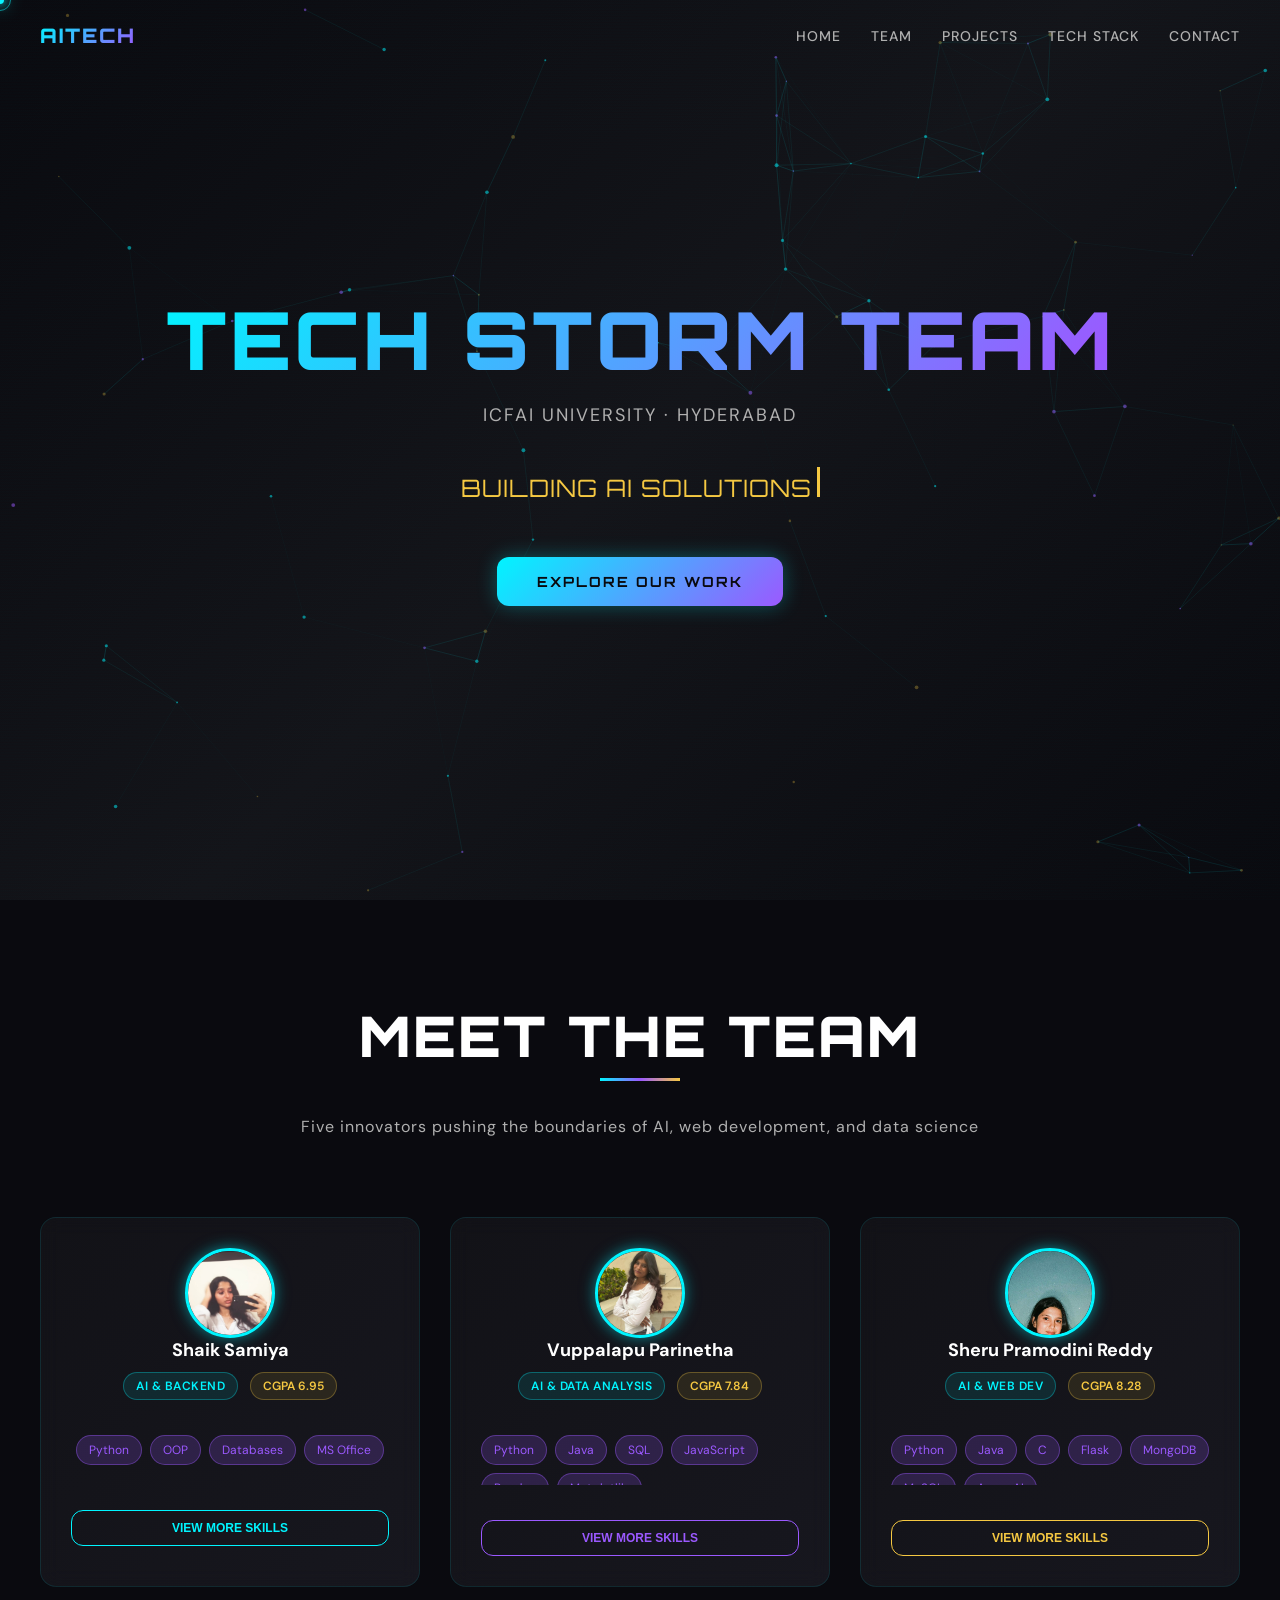
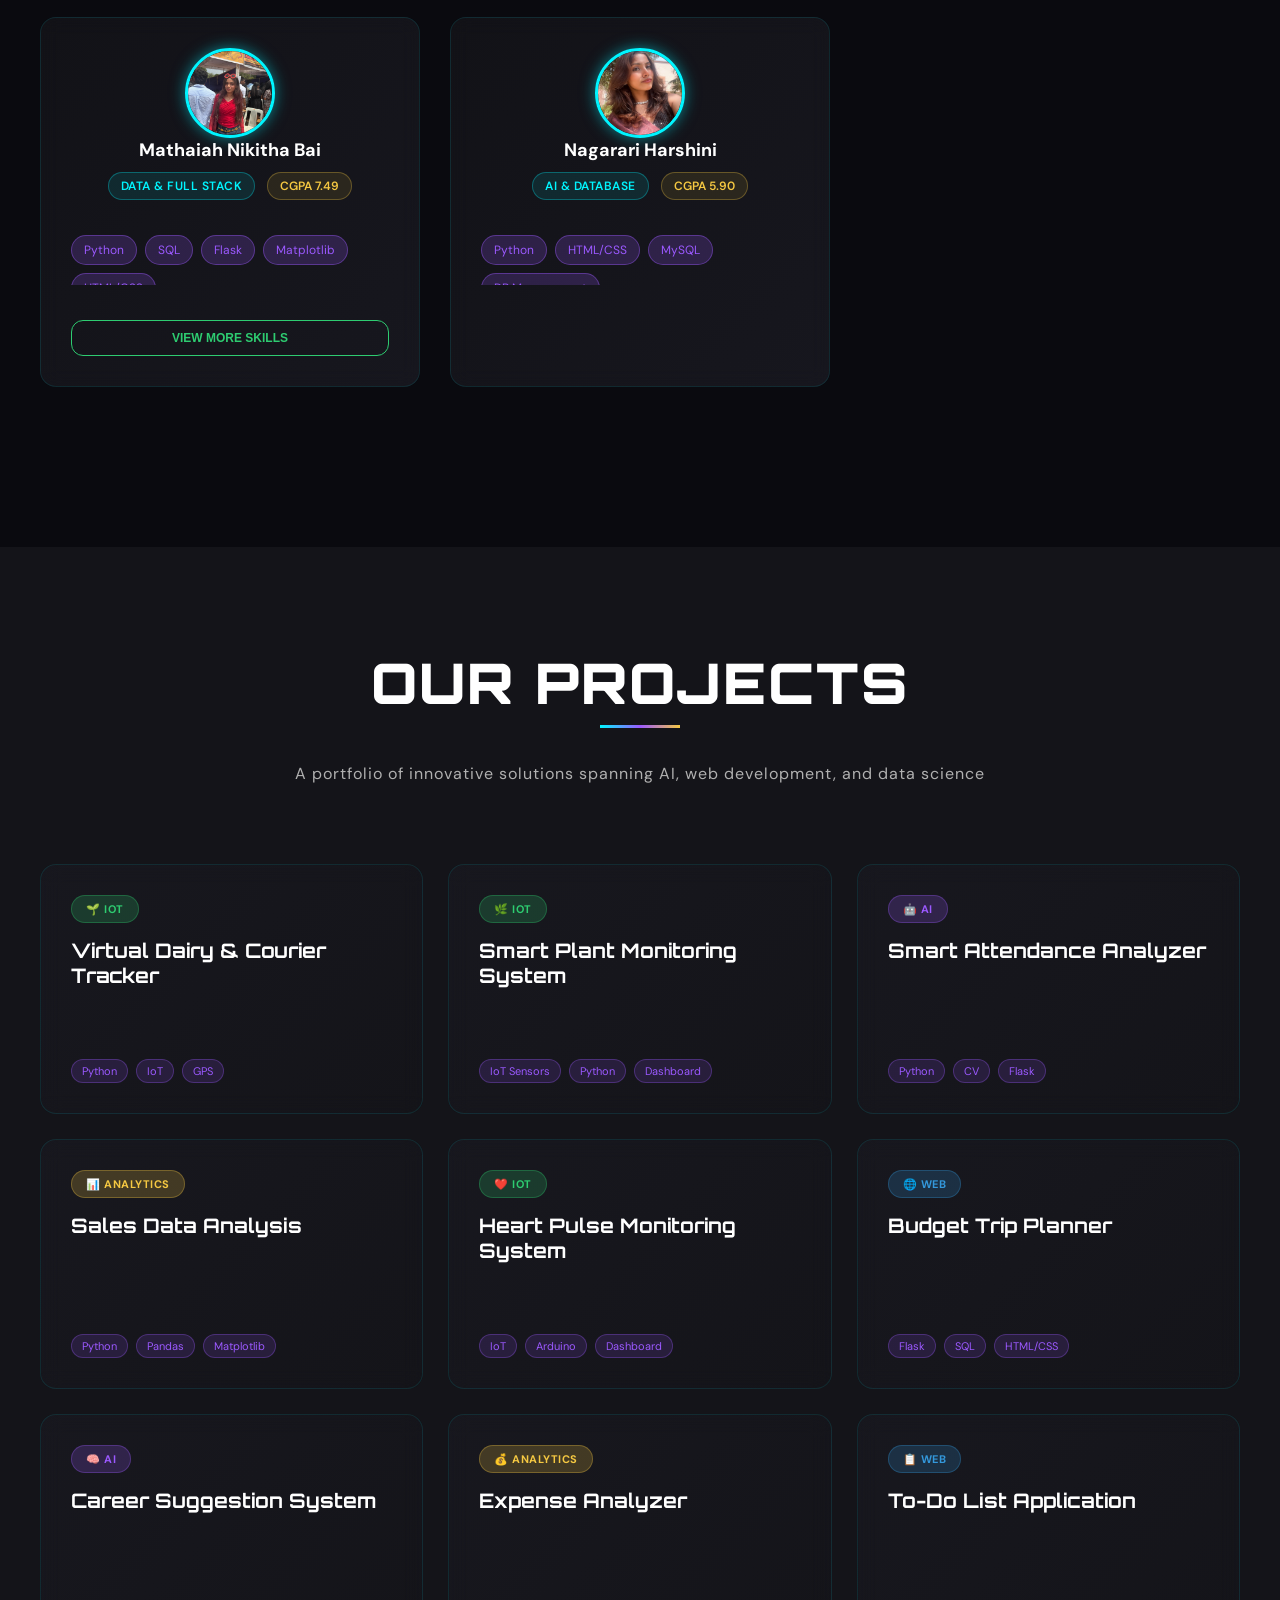
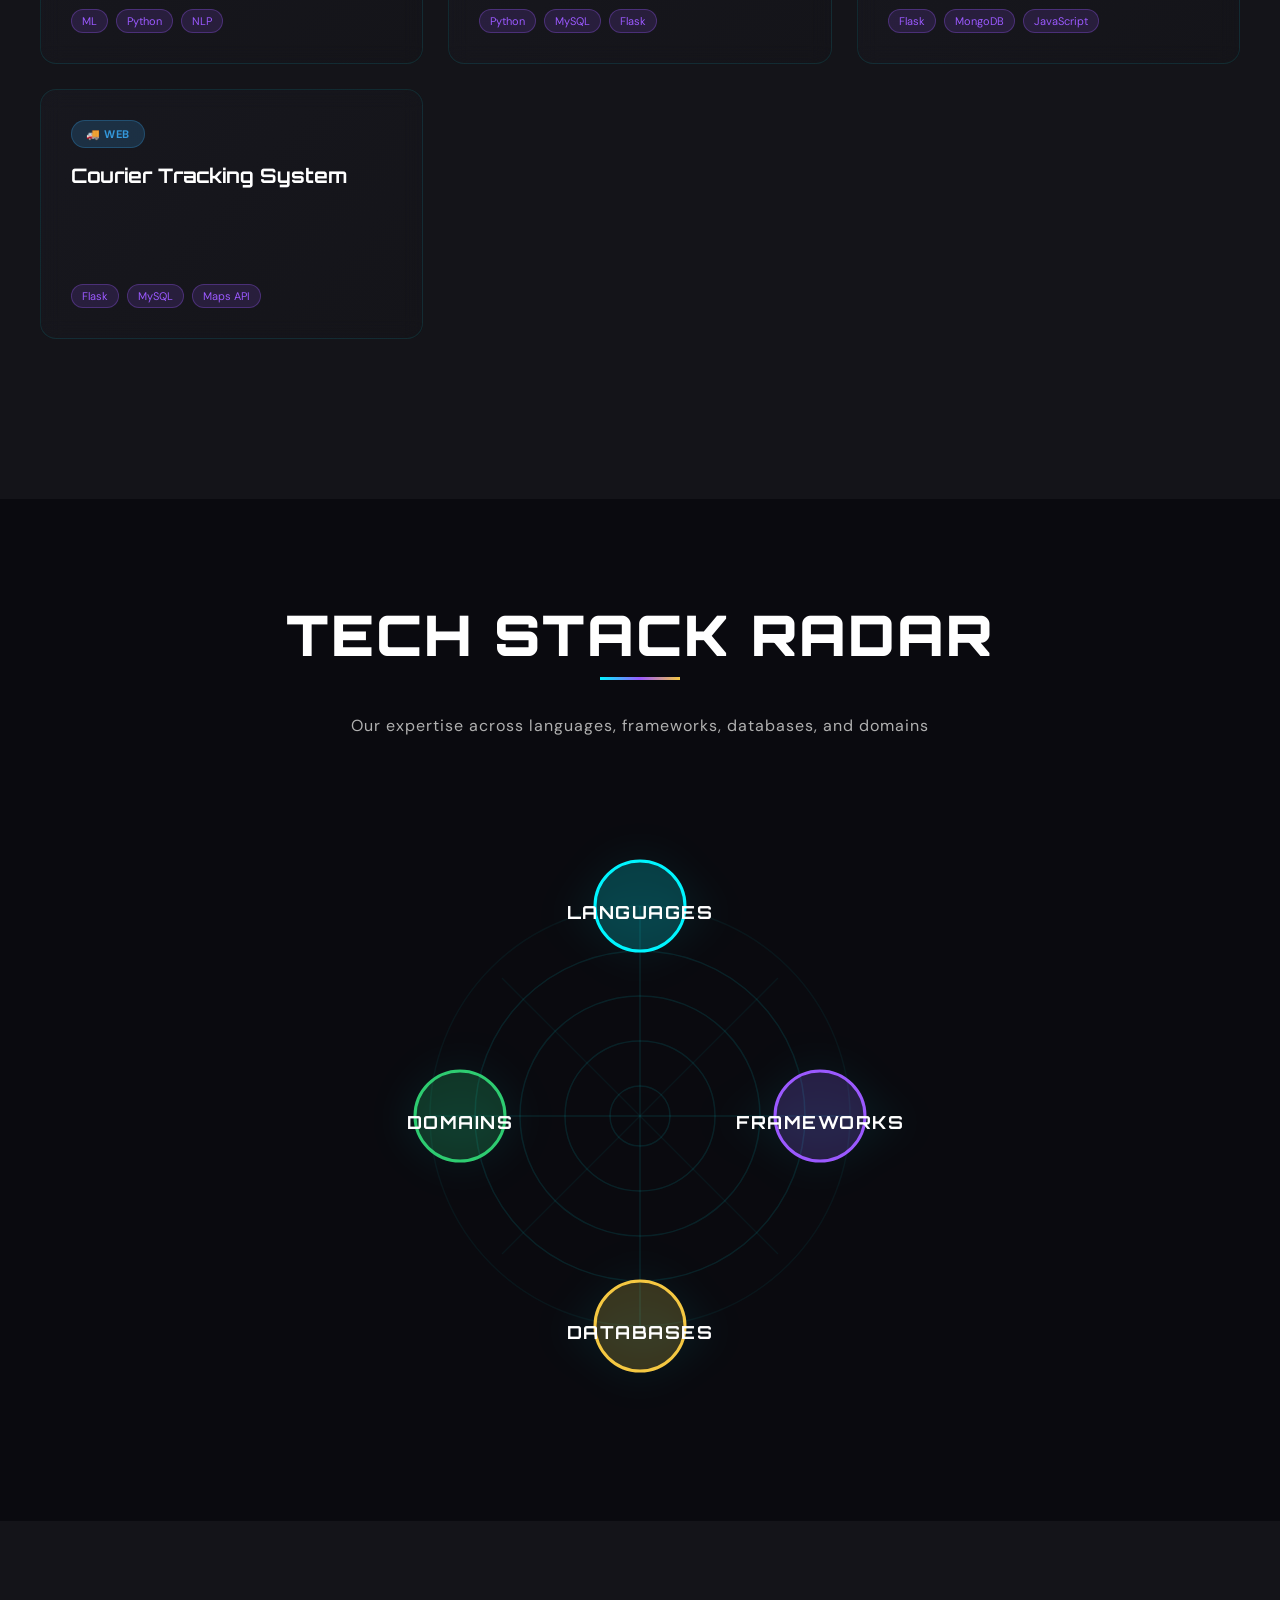
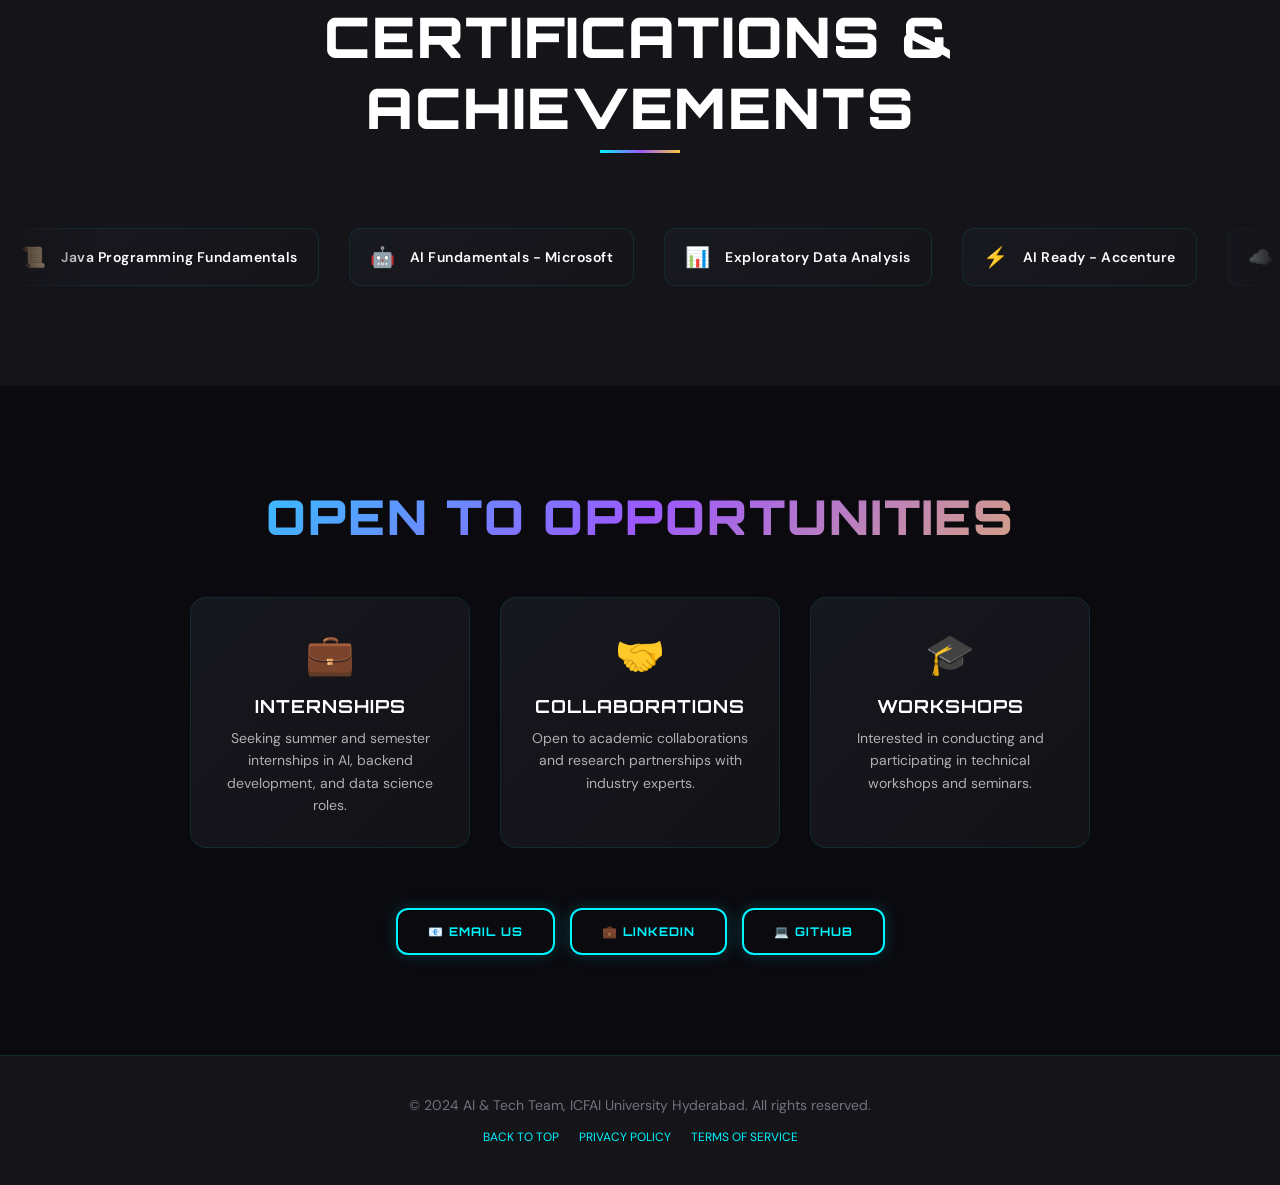
<file: index.html>
<!DOCTYPE html>
<html lang="en">
<head>
    <meta charset="UTF-8">
    <meta name="viewport" content="width=device-width, initial-scale=1.0">
    <title>Tech Storm Team | ICFAI University Hyderabad</title>
    <link rel="preconnect" href="https://fonts.googleapis.com">
    <link rel="preconnect" href="https://fonts.gstatic.com" crossorigin>
    <link href="https://fonts.googleapis.com/css2?family=Orbitron:wght@400;700;900&family=DM+Sans:wght@400;500;700&display=swap" rel="stylesheet">
    <link rel="stylesheet" href="style.css">
</head>
<body>
    <!-- Custom Cursor -->
    <div class="cursor" id="cursor"></div>
    
    <!-- Navigation -->
    <nav id="navbar">
        <a href="#" class="nav-logo">AITECH</a>
        <ul class="nav-links">
            <li><a href="#hero">Home</a></li>
            <li><a href="#team">Team</a></li>
            <li><a href="#projects">Projects</a></li>
            <li><a href="#tech-stack">Tech Stack</a></li>
            <li><a href="#contact">Contact</a></li>
        </ul>
    </nav>
    
    <!-- Main Content -->
    <main>
        <!-- Hero Section -->
        <section id="hero">
            <canvas id="particle-canvas"></canvas>
            <div class="hero-content">
                <h1 class="hero-title"><span>TECH STORM Team</span></h1>
                <p class="hero-subtitle">ICFAI University · Hyderabad</p>
                <div class="typing-text">
                    <span id="typing">Building AI Solutions</span><span class="typing-cursor"></span>
                </div>
                <button class="cta-button" onclick="document.getElementById('team').scrollIntoView({ behavior: 'smooth' })">Explore Our Work</button>
            </div>
        </section>
        
        <!-- Team Section -->
        <section id="team">
            <div class="section-header">
                <h2>Meet the Team</h2>
                <p>Five innovators pushing the boundaries of AI, web development, and data science</p>
            </div>
            <div class="team-grid">
                <!-- Team Member 1 -->
                <div class="team-card" data-skills="5">
                    <div class="team-card-content">
                        <img src="samiya.jpg" alt="Shaik Samiya" class="avatar-img">
                        
                        <h3 class="team-name">Shaik Samiya</h3>
                        <div>
                            <span class="team-role">AI & Backend</span>
                            <span class="team-cgpa">CGPA 6.95</span>
                        </div>
                        <div class="team-skills">
                            <div class="skills-container">
                                <span class="skill-tag">Python</span>
                                <span class="skill-tag">OOP</span>
                                <span class="skill-tag">Databases</span>
                                <span class="skill-tag">MS Office</span>
                            </div>
                        </div>
                    </div>
                    <button class="expand-btn">View More Skills</button>
                </div>
                
                <!-- Team Member 2 -->
                <div class="team-card" data-skills="6">
                    <div class="team-card-content">
                        <img src="parinetha.jpg" alt="Vuppalapu Parinetha" class="avatar-img">
                        <h3 class="team-name">Vuppalapu Parinetha</h3>
                        <div>
                            <span class="team-role">AI & Data Analysis</span>
                            <span class="team-cgpa">CGPA 7.84</span>
                        </div>
                        <div class="team-skills">
                            <div class="skills-container">
                                <span class="skill-tag">Python</span>
                                <span class="skill-tag">Java</span>
                                <span class="skill-tag">SQL</span>
                                <span class="skill-tag">JavaScript</span>
                                <span class="skill-tag">Pandas</span>
                                <span class="skill-tag">Matplotlib</span>
                            </div>
                        </div>
                    </div>
                    <button class="expand-btn">View More Skills</button>
                </div>
                
                <!-- Team Member 3 -->
                <div class="team-card" data-skills="7">
                    <div class="team-card-content">
                         <img src="pramodini.jpg" alt="Sheru Pramodini Reddy" class="avatar-img">
                        <h3 class="team-name">Sheru Pramodini Reddy</h3>
                        <div>
                            <span class="team-role">AI & Web Dev</span>
                            <span class="team-cgpa">CGPA 8.28</span>
                        </div>
                        <div class="team-skills">
                            <div class="skills-container">
                                <span class="skill-tag">Python</span>
                                <span class="skill-tag">Java</span>
                                <span class="skill-tag">C</span>
                                <span class="skill-tag">Flask</span>
                                <span class="skill-tag">MongoDB</span>
                                <span class="skill-tag">MySQL</span>
                                <span class="skill-tag">Azure AI</span>
                            </div>
                        </div>
                    </div>
                    <button class="expand-btn">View More Skills</button>
                </div>
                
                <!-- Team Member 4 -->
                <div class="team-card" data-skills="6">
                    <div class="team-card-content">
                        <img src="nikitha.jpg" alt="Mathaiah Nikitha Bai" class="avatar-img">
                
                        <h3 class="team-name">Mathaiah Nikitha Bai</h3>
                        <div>
                            <span class="team-role">Data & Full Stack</span>
                            <span class="team-cgpa">CGPA 7.49</span>
                        </div>
                        <div class="team-skills">
                            <div class="skills-container">
                                <span class="skill-tag">Python</span>
                                <span class="skill-tag">SQL</span>
                                <span class="skill-tag">Flask</span>
                                <span class="skill-tag">Matplotlib</span>
                                <span class="skill-tag">HTML/CSS</span>
                            </div>
                        </div>
                    </div>
                    <button class="expand-btn">View More Skills</button>
                </div>
                
                <!-- Team Member 5 -->
                <div class="team-card" data-skills="5">
                    <div class="team-card-content">
                        <img src="harshini.jpg" alt="Nagarari Harshini" class="avatar-img">
                    
                        <h3 class="team-name">Nagarari Harshini</h3>
                        <div>
                            <span class="team-role">AI & Database</span>
                            <span class="team-cgpa">CGPA 5.90</span>
                        </div>
                        <div class="team-skills">
                            <div class="skills-container">
                                <span class="skill-tag">Python</span>
                                <span class="skill-tag">HTML/CSS</span>
                                <span class="skill-tag">MySQL</span>
                                <span class="skill-tag">DB Management</span>
                            </div>
                        </div>
                    </div>
                </div>
            <button class="expand-btn">View More Skills</button>
            </div>
        </section>
        
        <!-- Projects Section -->
        <section id="projects">
            <div class="section-header">
                <h2>Our Projects</h2>
                <p>A portfolio of innovative solutions spanning AI, web development, and data science</p>
            </div>
            <div class="projects-grid">
                <div class="project-card" style="--index: 1">
                    <span class="domain-badge domain-iot">🌱 IoT</span>
                    <h3 class="project-name">Virtual Dairy & Courier Tracker</h3>
                    <div class="tech-stack">
                        <span class="tech-pill">Python</span>
                        <span class="tech-pill">IoT</span>
                        <span class="tech-pill">GPS</span>
                    </div>
                </div>
                
                <div class="project-card" style="--index: 2">
                    <span class="domain-badge domain-iot">🌿 IoT</span>
                    <h3 class="project-name">Smart Plant Monitoring System</h3>
                    <div class="tech-stack">
                        <span class="tech-pill">IoT Sensors</span>
                        <span class="tech-pill">Python</span>
                        <span class="tech-pill">Dashboard</span>
                    </div>
                </div>
                
                <div class="project-card" style="--index: 3">
                    <span class="domain-badge domain-ai">🤖 AI</span>
                    <h3 class="project-name">Smart Attendance Analyzer</h3>
                    <div class="tech-stack">
                        <span class="tech-pill">Python</span>
                        <span class="tech-pill">CV</span>
                        <span class="tech-pill">Flask</span>
                    </div>
                </div>
                
                <div class="project-card" style="--index: 4">
                    <span class="domain-badge domain-analytics">📊 Analytics</span>
                    <h3 class="project-name">Sales Data Analysis</h3>
                    <div class="tech-stack">
                        <span class="tech-pill">Python</span>
                        <span class="tech-pill">Pandas</span>
                        <span class="tech-pill">Matplotlib</span>
                    </div>
                </div>
                
                <div class="project-card" style="--index: 5">
                    <span class="domain-badge domain-iot">❤️ IoT</span>
                    <h3 class="project-name">Heart Pulse Monitoring System</h3>
                    <div class="tech-stack">
                        <span class="tech-pill">IoT</span>
                        <span class="tech-pill">Arduino</span>
                        <span class="tech-pill">Dashboard</span>
                    </div>
                </div>
                
                <div class="project-card" style="--index: 6">
                    <span class="domain-badge domain-web">🌐 Web</span>
                    <h3 class="project-name">Budget Trip Planner</h3>
                    <div class="tech-stack">
                        <span class="tech-pill">Flask</span>
                        <span class="tech-pill">SQL</span>
                        <span class="tech-pill">HTML/CSS</span>
                    </div>
                </div>
                
                <div class="project-card" style="--index: 7">
                    <span class="domain-badge domain-ai">🧠 AI</span>
                    <h3 class="project-name">Career Suggestion System</h3>
                    <div class="tech-stack">
                        <span class="tech-pill">ML</span>
                        <span class="tech-pill">Python</span>
                        <span class="tech-pill">NLP</span>
                    </div>
                </div>
                
                <div class="project-card" style="--index: 8">
                    <span class="domain-badge domain-analytics">💰 Analytics</span>
                    <h3 class="project-name">Expense Analyzer</h3>
                    <div class="tech-stack">
                        <span class="tech-pill">Python</span>
                        <span class="tech-pill">MySQL</span>
                        <span class="tech-pill">Flask</span>
                    </div>
                </div>
                
                <div class="project-card" style="--index: 9">
                    <span class="domain-badge domain-web">📋 Web</span>
                    <h3 class="project-name">To-Do List Application</h3>
                    <div class="tech-stack">
                        <span class="tech-pill">Flask</span>
                        <span class="tech-pill">MongoDB</span>
                        <span class="tech-pill">JavaScript</span>
                    </div>
                </div>
                
                <div class="project-card" style="--index: 10">
                    <span class="domain-badge domain-web">🚚 Web</span>
                    <h3 class="project-name">Courier Tracking System</h3>
                    <div class="tech-stack">
                        <span class="tech-pill">Flask</span>
                        <span class="tech-pill">MySQL</span>
                        <span class="tech-pill">Maps API</span>
                    </div>
                </div>
            </div>
        </section>
        
        <!-- Tech Stack Radar Section -->
        <section id="tech-stack">
            <div class="section-header">
                <h2>Tech Stack Radar</h2>
                <p>Our expertise across languages, frameworks, databases, and domains</p>
            </div>
            
            <div class="radar-container">
                <svg class="radar-svg" viewBox="0 0 400 400" xmlns="http://www.w3.org/2000/svg">
                    <!-- Background circles -->
                    <circle cx="200" cy="200" r="20" fill="none" stroke="rgba(0, 245, 255, 0.1)" stroke-width="1"/>
                    <circle cx="200" cy="200" r="50" fill="none" stroke="rgba(0, 245, 255, 0.1)" stroke-width="1"/>
                    <circle cx="200" cy="200" r="80" fill="none" stroke="rgba(0, 245, 255, 0.1)" stroke-width="1"/>
                    <circle cx="200" cy="200" r="110" fill="none" stroke="rgba(0, 245, 255, 0.1)" stroke-width="1"/>
                    <circle cx="200" cy="200" r="140" fill="none" stroke="rgba(0, 245, 255, 0.05)" stroke-width="1"/>
                    
                    <!-- Axis lines -->
                    <line x1="200" y1="60" x2="200" y2="340" stroke="rgba(0, 245, 255, 0.1)" stroke-width="1"/>
                    <line x1="60" y1="200" x2="340" y2="200" stroke="rgba(0, 245, 255, 0.1)" stroke-width="1"/>
                    <line x1="108" y1="108" x2="292" y2="292" stroke="rgba(0, 245, 255, 0.05)" stroke-width="1"/>
                    <line x1="292" y1="108" x2="108" y2="292" stroke="rgba(0, 245, 255, 0.05)" stroke-width="1"/>
                    
                    <!-- Languages -->
                    <g class="radar-category">
                        <circle cx="200" cy="60" r="30" fill="rgba(0, 245, 255, 0.2)" stroke="var(--accent-cyan)" stroke-width="2"/>
                        <text class="radar-label" x="200" y="65" text-anchor="middle" dominant-baseline="middle">Languages</text>
                    </g>
                    
                    <!-- Frameworks -->
                    <g class="radar-category">
                        <circle cx="320" cy="200" r="30" fill="rgba(155, 89, 255, 0.2)" stroke="var(--accent-violet)" stroke-width="2"/>
                        <text class="radar-label" x="320" y="205" text-anchor="middle" dominant-baseline="middle" font-size="11">Frameworks</text>
                    </g>
                    
                    <!-- Databases -->
                    <g class="radar-category">
                        <circle cx="200" cy="340" r="30" fill="rgba(245, 200, 66, 0.2)" stroke="var(--accent-gold)" stroke-width="2"/>
                        <text class="radar-label" x="200" y="345" text-anchor="middle" dominant-baseline="middle">Databases</text>
                    </g>
                    
                    <!-- Domains -->
                    <g class="radar-category">
                        <circle cx="80" cy="200" r="30" fill="rgba(46, 204, 113, 0.2)" stroke="var(--accent-green)" stroke-width="2"/>
                        <text class="radar-label" x="80" y="205" text-anchor="middle" dominant-baseline="middle">Domains</text>
                    </g>
                </svg>
            </div>
            <div class="radar-details">

                
</div>
        </section>
        
        <!-- Certifications Ticker -->
        <section id="certifications">
            <div class="ticker-section-header">
                <h2>Certifications & Achievements</h2>
            </div>
            <div class="ticker-wrapper">
                <div class="ticker active" id="ticker">
                    <div class="cert-item">
                        <span class="cert-icon">📜</span>
                        <span class="cert-text">Java Programming Fundamentals</span>
                    </div>
                    <div class="cert-item">
                        <span class="cert-icon">🤖</span>
                        <span class="cert-text">AI Fundamentals - Microsoft</span>
                    </div>
                    <div class="cert-item">
                        <span class="cert-icon">📊</span>
                        <span class="cert-text">Exploratory Data Analysis</span>
                    </div>
                    <div class="cert-item">
                        <span class="cert-icon">⚡</span>
                        <span class="cert-text">AI Ready - Accenture</span>
                    </div>
                    <div class="cert-item">
                        <span class="cert-icon">☁️</span>
                        <span class="cert-text">Microsoft Azure AI</span>
                    </div>
                    <div class="cert-item">
                        <span class="cert-icon">🏛️</span>
                        <span class="cert-text">Infosys Springboard OOPs</span>
                    </div>
                    <div class="cert-item">
                        <span class="cert-icon">🐧</span>
                        <span class="cert-text">IBM Linux Certification</span>
                    </div>
                    <!-- Duplicate for seamless loop -->
                    <div class="cert-item">
                        <span class="cert-icon">📜</span>
                        <span class="cert-text">Java Programming Fundamentals</span>
                    </div>
                    <div class="cert-item">
                        <span class="cert-icon">🤖</span>
                        <span class="cert-text">AI Fundamentals - Microsoft</span>
                    </div>
                    <div class="cert-item">
                        <span class="cert-icon">📊</span>
                        <span class="cert-text">Exploratory Data Analysis</span>
                    </div>
                </div>
            </div>
        </section>
        
        <!-- Contact Section -->
        <section id="contact">
            <div class="contact-content">
                <h2 class="contact-headline">Open to Opportunities</h2>
                
                <div class="contact-cards">
                    <div class="contact-card">
                        <div class="contact-icon">💼</div>
                        <h3 class="contact-card-title">Internships</h3>
                        <p class="contact-card-text">Seeking summer and semester internships in AI, backend development, and data science roles.</p>
                    </div>
                    <div class="contact-card">
                        <div class="contact-icon">🤝</div>
                        <h3 class="contact-card-title">Collaborations</h3>
                        <p class="contact-card-text">Open to academic collaborations and research partnerships with industry experts.</p>
                    </div>
                    <div class="contact-card">
                        <div class="contact-icon">🎓</div>
                        <h3 class="contact-card-title">Workshops</h3>
                        <p class="contact-card-text">Interested in conducting and participating in technical workshops and seminars.</p>
                    </div>
                </div>
                
                <div class="contact-buttons">
                    <a href="mailto:contact@aiteam.icfai.edu" class="contact-btn">📧 Email Us</a>
                    <a href="#" class="contact-btn">💼 LinkedIn</a>
                    <a href="#" class="contact-btn">💻 GitHub</a>
                </div>
            </div>
        </section>
    </main>
    
    <!-- Footer -->
    <footer>
        <p>&copy; 2024 AI & Tech Team, ICFAI University Hyderabad. All rights reserved.</p>
        <div class="footer-links">
            <a href="#hero">Back to Top</a>
            <a href="#">Privacy Policy</a>
            <a href="#">Terms of Service</a>
        </div>
    </footer>
    
    <script src="script.js"></script>
</body>
</html>
</file>
<file: style.css>
/* ════════════════════════════════════════ */
/* NEURAL NOIR DESIGN SYSTEM */
/* ════════════════════════════════════════ */

:root {
    --bg-primary: #0a0a0f;
    --bg-secondary: #141419;
    --bg-tertiary: #1a1a22;
    
    --accent-cyan: #00f5ff;
    --accent-violet: #9b59ff;
    --accent-gold: #f5c842;
    --accent-green: #2ecc71;
    --accent-blue: #3498db;
    
    --text-primary: #ffffff;
    --text-secondary: #b0b0b0;
    --text-muted: #727280;
    
    --transition-fast: 0.2s ease;
    --transition-normal: 0.3s ease;
    --transition-smooth: 0.5s cubic-bezier(0.4, 0, 0.2, 1);
    
    --shadow-glow-cyan: 0 0 20px rgba(0, 245, 255, 0.3);
    --shadow-glow-violet: 0 0 20px rgba(155, 89, 255, 0.3);
    --shadow-glow-gold: 0 0 20px rgba(245, 200, 66, 0.3);
    
    --border-radius-sm: 8px;
    --border-radius-md: 12px;
    --border-radius-lg: 16px;
}

/* ════════════════════════════════════════ */
/* GLOBAL STYLES */
/* ════════════════════════════════════════ */

* {
    margin: 0;
    padding: 0;
    box-sizing: border-box;
}

html {
    scroll-behavior: smooth;
}

body {
    font-family: 'DM Sans', sans-serif;
    background-color: var(--bg-primary);
    color: var(--text-primary);
    overflow-x: hidden;
    position: relative;
}

body::before {
    content: '';
    position: fixed;
    top: 0;
    left: 0;
    width: 100%;
    height: 100%;
    background: 
        repeating-linear-gradient(
            0deg,
            rgba(0, 245, 255, 0.02) 0px,
            transparent 1px,
            transparent 2px,
            rgba(0, 245, 255, 0.02) 3px
        );
    pointer-events: none;
    z-index: 1;
    animation: scanlines 8s linear infinite;
}

@keyframes scanlines {
    0% { transform: translateY(0); }
    100% { transform: translateY(10px); }
}

/* Custom cursor */
body {
    cursor: none;
}

.cursor {
    position: fixed;
    width: 8px;
    height: 8px;
    background: var(--accent-cyan);
    border-radius: 50%;
    pointer-events: none;
    z-index: 9999;
    box-shadow: 0 0 10px var(--accent-cyan),
                0 0 20px var(--accent-cyan, 0.5);
    mix-blend-mode: lighten;
}

.cursor::before {
    content: '';
    position: absolute;
    width: 20px;
    height: 20px;
    border: 1px solid var(--accent-cyan);
    border-radius: 50%;
    top: 50%;
    left: 50%;
    transform: translate(-50%, -50%);
    opacity: 0.5;
}

/* ════════════════════════════════════════ */
/* NAVIGATION */
/* ════════════════════════════════════════ */

nav {
    position: fixed;
    top: 0;
    left: 0;
    right: 0;
    height: 70px;
    display: flex;
    justify-content: space-between;
    align-items: center;
    padding: 0 40px;
    z-index: 100;
    transition: all var(--transition-normal);
    background: transparent;
}

nav.scrolled {
    background: rgba(10, 10, 15, 0.8);
    backdrop-filter: blur(10px);
    border-bottom: 1px solid rgba(0, 245, 255, 0.1);
    box-shadow: 0 8px 32px rgba(0, 245, 255, 0.05);
}

.nav-logo {
    font-family: 'Orbitron', monospace;
    font-size: 20px;
    font-weight: 900;
    background: linear-gradient(135deg, var(--accent-cyan), var(--accent-violet));
    -webkit-background-clip: text;
    -webkit-text-fill-color: transparent;
    background-clip: text;
    text-transform: uppercase;
    letter-spacing: 2px;
    text-decoration: none;
}

.nav-links {
    display: flex;
    gap: 30px;
    list-style: none;
}

.nav-links a {
    text-decoration: none;
    color: var(--text-secondary);
    font-size: 14px;
    font-weight: 500;
    text-transform: uppercase;
    letter-spacing: 1px;
    position: relative;
    transition: color var(--transition-fast);
}

.nav-links a::before {
    content: '';
    position: absolute;
    bottom: -5px;
    left: 0;
    width: 0;
    height: 2px;
    background: var(--accent-cyan);
    transition: width var(--transition-fast);
}

.nav-links a:hover {
    color: var(--accent-cyan);
}

.nav-links a:hover::before {
    width: 100%;
}

@media (max-width: 768px) {
    nav {
        padding: 0 20px;
    }
    
    .nav-links {
        gap: 15px;
    }
    
    .nav-links a {
        font-size: 12px;
    }
}

/* ════════════════════════════════════════ */
/* HERO SECTION */
/* ════════════════════════════════════════ */

#hero {
    position: relative;
    width: 100%;
    min-height: 100vh;
    display: flex;
    flex-direction: column;
    justify-content: center;
    align-items: center;
    padding: 80px 40px;
    overflow: hidden;
    background: linear-gradient(135deg, var(--bg-primary) 0%, var(--bg-secondary) 50%, var(--bg-primary) 100%);
}

#particle-canvas {
    position: absolute;
    top: 0;
    left: 0;
    width: 100%;
    height: 100%;
    z-index: 1;
}

.hero-content {
    position: relative;
    z-index: 2;
    text-align: center;
    animation: fadeInUp 1s ease 0.2s both;
}

.hero-title {
    font-family: 'Orbitron', monospace;
    font-size: clamp(48px, 10vw, 80px);
    font-weight: 900;
    text-transform: uppercase;
    letter-spacing: 3px;
    margin-bottom: 20px;
    line-height: 1.1;
    position: relative;
    display: inline-block;
}

.hero-title span {
    background: linear-gradient(135deg, var(--accent-cyan), var(--accent-violet), var(--accent-cyan));
    background-size: 200% 100%;
    -webkit-background-clip: text;
    -webkit-text-fill-color: transparent;
    background-clip: text;
    animation: gradientShift 3s ease infinite;
}

@keyframes gradientShift {
    0%, 100% { background-position: 0% center; }
    50% { background-position: 100% center; }
}

.hero-subtitle {
    font-size: 18px;
    color: var(--text-secondary);
    margin-bottom: 40px;
    letter-spacing: 2px;
    text-transform: uppercase;
}

.typing-text {
    font-family: 'Orbitron', monospace;
    font-size: 24px;
    height: 40px;
    color: var(--accent-gold);
    margin-bottom: 50px;
    min-width: 300px;
    text-transform: uppercase;
    letter-spacing: 1px;
}

.typing-cursor {
    display: inline-block;
    width: 3px;
    height: 30px;
    background: var(--accent-gold);
    animation: blink 0.7s infinite;
    margin-left: 5px;
}

@keyframes blink {
    0%, 49%, 100% { opacity: 1; }
    50%, 99% { opacity: 0; }
}

.cta-button {
    display: inline-block;
    padding: 16px 40px;
    background: linear-gradient(135deg, var(--accent-cyan), var(--accent-violet));
    color: var(--bg-primary);
    text-decoration: none;
    text-transform: uppercase;
    font-weight: 700;
    letter-spacing: 2px;
    border-radius: var(--border-radius-md);
    cursor: pointer;
    border: none;
    font-family: 'Orbitron', monospace;
    font-size: 14px;
    transition: all var(--transition-normal);
    position: relative;
    overflow: hidden;
    box-shadow: 0 0 20px rgba(0, 245, 255, 0.3);
    animation: fadeInUp 1s ease 0.6s both;
}

.cta-button::before {
    content: '';
    position: absolute;
    top: 0;
    left: -100%;
    width: 100%;
    height: 100%;
    background: rgba(255, 255, 255, 0.2);
    transition: left var(--transition-normal);
    z-index: -1;
}

.cta-button:hover {
    transform: translateY(-3px);
    box-shadow: 0 0 30px rgba(0, 245, 255, 0.6), 0 10px 30px rgba(0, 245, 255, 0.2);
}

.cta-button:hover::before {
    left: 100%;
}

@keyframes fadeInUp {
    from {
        opacity: 0;
        transform: translateY(30px);
    }
    to {
        opacity: 1;
        transform: translateY(0);
    }
}

@media (max-width: 768px) {
    #hero {
        padding: 100px 20px;
        min-height: auto;
    }
    
    .hero-title {
        font-size: clamp(36px, 8vw, 56px);
        letter-spacing: 2px;
    }
    
    .typing-text {
        font-size: 16px;
        min-width: auto;
    }
}

/* ════════════════════════════════════════ */
/* TEAM SECTION */
/* ════════════════════════════════════════ */

#team {
    position: relative;
    padding: 100px 40px;
    background: var(--bg-primary);
    z-index: 2;
}

.section-header {
    text-align: center;
    margin-bottom: 80px;
    animation: fadeInUp 1s ease both;
}

.section-header h2 {
    font-family: 'Orbitron', monospace;
    font-size: clamp(32px, 8vw, 56px);
    font-weight: 900;
    text-transform: uppercase;
    letter-spacing: 2px;
    margin-bottom: 15px;
    color: var(--text-primary);
    position: relative;
    display: inline-block;
}

.section-header h2::after {
    content: '';
    position: absolute;
    bottom: -10px;
    left: 50%;
    transform: translateX(-50%);
    width: 80px;
    height: 3px;
    background: linear-gradient(90deg, var(--accent-cyan), var(--accent-violet), var(--accent-gold));
}

.section-header p {
    color: var(--text-secondary);
    font-size: 16px;
    letter-spacing: 1px;
    margin-top: 30px;
}

.team-grid {
    display: grid;
    grid-template-columns: repeat(auto-fit, minmax(280px, 1fr));
    gap: 30px;
    margin-bottom: 60px;
}

.team-card {
    position: relative;
    background: linear-gradient(135deg, rgba(20, 20, 25, 0.8), rgba(26, 26, 34, 0.8));
    border: 1px solid rgba(0, 245, 255, 0.1);
    border-radius: var(--border-radius-lg);
    padding: 30px;
    backdrop-filter: blur(10px);
    cursor: pointer;
    transition: all var(--transition-normal);
    animation: fadeInUp 1s ease both;
    overflow: hidden;
}

.team-card:nth-child(1) { animation-delay: 0.1s; --accent: var(--accent-cyan); }
.team-card:nth-child(2) { animation-delay: 0.2s; --accent: var(--accent-violet); }
.team-card:nth-child(3) { animation-delay: 0.3s; --accent: var(--accent-gold); }
.team-card:nth-child(4) { animation-delay: 0.4s; --accent: var(--accent-green); }
.team-card:nth-child(5) { animation-delay: 0.5s; --accent: var(--accent-blue); }

.team-card::before {
    content: '';
    position: absolute;
    top: 0;
    left: 0;
    right: 0;
    bottom: 0;
    background: linear-gradient(135deg, rgba(0, 245, 255, 0), rgba(155, 89, 255, 0));
    opacity: 0;
    transition: opacity var(--transition-normal);
    z-index: 0;
    pointer-events: none;
}

.team-card:hover {
    transform: translateY(-8px);
    border-color: var(--accent);
    box-shadow: 0 0 30px var(--accent, 0.3), 0 10px 40px rgba(0, 0, 0, 0.5);
}

.team-card:hover::before {
    opacity: 0.1;
}

.team-card-content {
    position: relative;
    z-index: 1;
}

.avatar-img {
  width: 90px;
  height: 90px;
  border-radius: 50%;
  object-fit: cover;
  border: 3px solid #00f5ff;
  box-shadow: 0 0 15px rgba(0, 245, 255, 0.5);
  transition: 0.3s ease;
}
.avatar-img:hover {
  transform: scale(1.1);
  box-shadow: 0 0 25px rgba(0, 245, 255, 0.8);
}

.team-name {
    font-size: 18px;
    font-weight: 700;
    text-align: center;
    margin-bottom: 10px;
    color: var(--text-primary);
}

.team-role {
    display: inline-block;
    background: rgba(0, 245, 255, 0.1);
    color: var(--accent-cyan);
    padding: 5px 12px;
    border-radius: 20px;
    font-size: 12px;
    font-weight: 600;
    text-transform: uppercase;
    letter-spacing: 0.5px;
    margin-bottom: 15px;
    border: 1px solid rgba(0, 245, 255, 0.3);
}

.team-cgpa {
    display: inline-block;
    background: rgba(245, 200, 66, 0.1);
    color: var(--accent-gold);
    padding: 5px 12px;
    border-radius: 20px;
    font-size: 12px;
    font-weight: 600;
    margin-left: 8px;
    border: 1px solid rgba(245, 200, 66, 0.3);
}

.team-skills {
    margin: 20px 0;
    min-height: 40px;
}

.skills-container {
    display: flex;
    flex-wrap: wrap;
    gap: 8px;
    max-height: 50px;
    overflow: hidden;
    transition: max-height var(--transition-normal);
}

.team-card.expanded .skills-container {
    max-height: 300px;
}
.team-card-content {
  display: flex;
  flex-direction: column;
  align-items: center;
}

.skill-tag {
    background: rgba(155, 89, 255, 0.2);
    color: var(--accent-violet);
    padding: 6px 12px;
    border-radius: 20px;
    font-size: 12px;
    border: 1px solid rgba(155, 89, 255, 0.4);
    transition: all var(--transition-fast);
}

.skill-tag:hover {
    background: rgba(155, 89, 255, 0.3);
    border-color: var(--accent-violet);
}

.expand-btn {
    display: none;
    width: 100%;
    padding: 10px;
    margin-top: 15px;
    background: transparent;
    border: 1px solid var(--accent);
    color: var(--accent);
    border-radius: var(--border-radius-md);
    cursor: pointer;
    font-size: 12px;
    font-weight: 600;
    text-transform: uppercase;
    transition: all var(--transition-fast);
}

.expand-btn:hover {
    background: var(--accent, 0.1);
}

.team-card.with-many-skills .expand-btn {
    display: block;
}

@media (max-width: 768px) {
    #team {
        padding: 60px 20px;
    }
    
    .team-grid {
        grid-template-columns: 1fr;
        gap: 20px;
    }
}

/* ════════════════════════════════════════ */
/* PROJECTS SECTION */
/* ════════════════════════════════════════ */

#projects {
    position: relative;
    padding: 100px 40px;
    background: var(--bg-secondary);
    z-index: 2;
}

.projects-grid {
    display: grid;
    grid-template-columns: repeat(auto-fit, minmax(300px, 1fr));
    gap: 25px;
    margin-bottom: 60px;
}

.project-card {
    position: relative;
    background: linear-gradient(135deg, rgba(26, 26, 34, 0.6), rgba(20, 20, 25, 0.6));
    border: 1px solid rgba(0, 245, 255, 0.1);
    border-radius: var(--border-radius-lg);
    padding: 30px;
    backdrop-filter: blur(10px);
    cursor: pointer;
    transition: all var(--transition-normal);
    animation: fadeInUp 1s ease both;
    overflow: hidden;
    min-height: 250px;
    display: flex;
    flex-direction: column;
}

.project-card:nth-child(n) { animation-delay: calc(0.05s * var(--index, 1)); }

.project-card::after {
    content: '';
    position: absolute;
    top: 0;
    left: 0;
    width: 0;
    height: 2px;
    background: linear-gradient(90deg, var(--accent-cyan), var(--accent-violet), var(--accent-gold));
    transition: width var(--transition-normal);
    z-index: 10;
}

.project-card:hover {
    transform: translateY(-5px);
    border-color: var(--accent-cyan, 0.3);
    box-shadow: 0 0 25px rgba(0, 245, 255, 0.2), 0 10px 30px rgba(0, 0, 0, 0.3);
}

.project-card:hover::after {
    width: 100%;
}

.domain-badge {
    display: inline-block;
    padding: 6px 14px;
    border-radius: 20px;
    font-size: 11px;
    font-weight: 700;
    text-transform: uppercase;
    letter-spacing: 0.5px;
    margin-bottom: 15px;
    width: fit-content;
}

.domain-iot { background: rgba(46, 204, 113, 0.2); color: var(--accent-green); border: 1px solid rgba(46, 204, 113, 0.3); }
.domain-web { background: rgba(52, 152, 219, 0.2); color: var(--accent-blue); border: 1px solid rgba(52, 152, 219, 0.3); }
.domain-ai { background: rgba(155, 89, 255, 0.2); color: var(--accent-violet); border: 1px solid rgba(155, 89, 255, 0.3); }
.domain-analytics { background: rgba(245, 200, 66, 0.2); color: var(--accent-gold); border: 1px solid rgba(245, 200, 66, 0.3); }

.project-name {
    font-family: 'Orbitron', monospace;
    font-size: 20px;
    font-weight: 700;
    color: var(--text-primary);
    margin-bottom: 15px;
    flex-grow: 1;
}

.tech-stack {
    display: flex;
    flex-wrap: wrap;
    gap: 8px;
    margin-top: auto;
}

.tech-pill {
    background: rgba(155, 89, 255, 0.15);
    color: var(--accent-violet);
    padding: 4px 10px;
    border-radius: 16px;
    font-size: 11px;
    border: 1px solid rgba(155, 89, 255, 0.3);
    transition: all var(--transition-fast);
}

.tech-pill:hover {
    background: rgba(155, 89, 255, 0.25);
    border-color: var(--accent-violet);
}

@media (max-width: 768px) {
    #projects {
        padding: 60px 20px;
    }
    
    .projects-grid {
        grid-template-columns: 1fr;
        gap: 15px;
    }
}

/* ════════════════════════════════════════ */
/* TECH STACK RADAR SECTION */
/* ════════════════════════════════════════ */

#tech-stack {
    position: relative;
    padding: 100px 40px;
    background: var(--bg-primary);
    z-index: 2;
}

.radar-container {
    max-width: 600px;
    margin: 0 auto;
    animation: fadeInUp 1s ease 0.3s both;
}

.radar-svg {
    width: 100%;
    height: auto;
    filter: drop-shadow(0 0 20px rgba(0, 245, 255, 0.2));
}

.radar-label {
    font-family: 'Orbitron', monospace;
    font-size: 12px;
    font-weight: 700;
    text-transform: uppercase;
    letter-spacing: 1px;
    fill: var(--text-primary);
    cursor: pointer;
    transition: all var(--transition-fast);
}

.radar-label:hover {
    fill: var(--accent-cyan);
    font-size: 13px;
}

.radar-category {
    transition: all var(--transition-normal);
}

.radar-category:hover circle {
    r: 35;
    fill: var(--accent-cyan, 0.3);
}

@media (max-width: 768px) {
    #tech-stack {
        padding: 60px 20px;
    }
    
    .radar-container {
        max-width: 100%;
    }
}

/* ════════════════════════════════════════ */
/* CERTIFICATIONS TICKER */
/* ════════════════════════════════════════ */

#certifications {
    position: relative;
    padding: 80px 0;
    background: var(--bg-secondary);
    z-index: 2;
    overflow: hidden;
}

.ticker-section-header {
    text-align: center;
    margin-bottom: 50px;
    padding: 0 40px;
    animation: fadeInUp 1s ease both;
}

.ticker-section-header h2 {
    font-family: 'Orbitron', monospace;
    font-size: clamp(32px, 8vw, 56px);
    font-weight: 900;
    text-transform: uppercase;
    letter-spacing: 2px;
    margin-bottom: 15px;
    color: var(--text-primary);
    position: relative;
    display: inline-block;
}

.ticker-section-header h2::after {
    content: '';
    position: absolute;
    bottom: -10px;
    left: 50%;
    transform: translateX(-50%);
    width: 80px;
    height: 3px;
    background: linear-gradient(90deg, var(--accent-cyan), var(--accent-violet), var(--accent-gold));
}

.ticker-wrapper {
    position: relative;
    overflow: hidden;
    padding: 20px 0;
}

.ticker-wrapper::before,
.ticker-wrapper::after {
    content: '';
    position: absolute;
    top: 0;
    width: 100px;
    height: 100%;
    z-index: 10;
    pointer-events: none;
}

.ticker-wrapper::before {
    left: 0;
    background: linear-gradient(90deg, var(--bg-secondary), transparent);
}

.ticker-wrapper::after {
    right: 0;
    background: linear-gradient(90deg, transparent, var(--bg-secondary));
}

.ticker {
    display: flex;
    gap: 30px;
    animation: scroll-left 30s linear infinite;
    animation-play-state: paused;
}

.ticker:hover {
    animation-play-state: paused;
}

@keyframes scroll-left {
    0% { transform: translateX(100%); }
    100% { transform: translateX(-100%); }
}

.ticker.active {
    animation-play-state: running;
}

.cert-item {
    display: flex;
    align-items: center;
    gap: 15px;
    white-space: nowrap;
    padding: 15px 20px;
    background: linear-gradient(135deg, rgba(26, 26, 34, 0.8), rgba(20, 20, 25, 0.8));
    border: 1px solid rgba(0, 245, 255, 0.1);
    border-radius: var(--border-radius-md);
    cursor: pointer;
    transition: all var(--transition-normal);
}

.cert-item:hover {
    border-color: var(--accent-cyan);
    box-shadow: 0 0 15px rgba(0, 245, 255, 0.2);
    transform: translateY(-2px);
}

.cert-icon {
    font-size: 20px;
    color: var(--accent-cyan);
}

.cert-text {
    font-size: 14px;
    font-weight: 600;
    color: var(--text-primary);
    letter-spacing: 0.5px;
}

@media (max-width: 768px) {
    #certifications {
        padding: 60px 0;
    }
    
    .ticker-section-header {
        padding: 0 20px;
        margin-bottom: 30px;
    }
    
    .ticker {
        gap: 20px;
    }
    
    .cert-item {
        font-size: 12px;
        padding: 10px 15px;
    }
}

/* ════════════════════════════════════════ */
/* CONTACT SECTION */
/* ════════════════════════════════════════ */

#contact {
    position: relative;
    padding: 100px 40px;
    background: var(--bg-primary);
    z-index: 2;
}

.contact-content {
    text-align: center;
    animation: fadeInUp 1s ease 0.2s both;
}

.contact-headline {
    font-family: 'Orbitron', monospace;
    font-size: clamp(28px, 6vw, 48px);
    font-weight: 900;
    text-transform: uppercase;
    letter-spacing: 2px;
    margin-bottom: 50px;
    background: linear-gradient(135deg, var(--accent-cyan), var(--accent-violet), var(--accent-gold));
    -webkit-background-clip: text;
    -webkit-text-fill-color: transparent;
    background-clip: text;
}

.contact-cards {
    display: grid;
    grid-template-columns: repeat(auto-fit, minmax(250px, 1fr));
    gap: 30px;
    max-width: 900px;
    margin: 0 auto 60px;
}

.contact-card {
    background: linear-gradient(135deg, rgba(26, 26, 34, 0.8), rgba(20, 20, 25, 0.8));
    border: 1px solid rgba(0, 245, 255, 0.1);
    border-radius: var(--border-radius-lg);
    padding: 30px;
    backdrop-filter: blur(10px);
    transition: all var(--transition-normal);
    animation: fadeInUp 1s ease both;
    position: relative;
    overflow: hidden;
}

.contact-card:nth-child(1) { animation-delay: 0.3s; }
.contact-card:nth-child(2) { animation-delay: 0.4s; }
.contact-card:nth-child(3) { animation-delay: 0.5s; }

.contact-card:hover {
    transform: translateY(-8px);
    border-color: var(--accent-cyan);
    box-shadow: 0 0 30px rgba(0, 245, 255, 0.3), 0 10px 40px rgba(0, 0, 0, 0.3);
}

.contact-icon {
    font-size: 40px;
    margin-bottom: 15px;
    color: var(--accent-cyan);
    animation: float 3s ease-in-out infinite;
}

.contact-card:nth-child(2) .contact-icon {
    color: var(--accent-violet);
    animation-delay: 0.5s;
}

.contact-card:nth-child(3) .contact-icon {
    color: var(--accent-gold);
    animation-delay: 1s;
}

@keyframes float {
    0%, 100% { transform: translateY(0); }
    50% { transform: translateY(-10px); }
}

.contact-card-title {
    font-family: 'Orbitron', monospace;
    font-size: 18px;
    font-weight: 700;
    text-transform: uppercase;
    letter-spacing: 1px;
    margin-bottom: 10px;
    color: var(--text-primary);
}

.contact-card-text {
    color: var(--text-secondary);
    font-size: 14px;
    line-height: 1.6;
}

.contact-buttons {
    display: flex;
    gap: 15px;
    justify-content: center;
    flex-wrap: wrap;
    max-width: 600px;
    margin: 0 auto;
    animation: fadeInUp 1s ease 0.6s both;
}

.contact-btn {
    padding: 14px 30px;
    background: transparent;
    border: 2px solid var(--accent-cyan);
    color: var(--accent-cyan);
    text-decoration: none;
    text-transform: uppercase;
    font-weight: 700;
    font-family: 'Orbitron', monospace;
    font-size: 12px;
    letter-spacing: 1px;
    border-radius: var(--border-radius-md);
    cursor: pointer;
    transition: all var(--transition-normal);
    box-shadow: 0 0 15px rgba(0, 245, 255, 0.2);
}

.contact-btn:hover {
    background: var(--accent-cyan);
    color: var(--bg-primary);
    box-shadow: 0 0 30px rgba(0, 245, 255, 0.6), 0 10px 30px rgba(0, 245, 255, 0.2);
    transform: translateY(-2px);
}

@media (max-width: 768px) {
    #contact {
        padding: 60px 20px;
    }
    
    .contact-cards {
        grid-template-columns: 1fr;
    }
    
    .contact-buttons {
        gap: 10px;
    }
}

/* ════════════════════════════════════════ */
/* FOOTER */
/* ════════════════════════════════════════ */

footer {
    position: relative;
    padding: 40px;
    text-align: center;
    background: var(--bg-secondary);
    border-top: 1px solid rgba(0, 245, 255, 0.1);
    z-index: 2;
}

footer p {
    color: var(--text-muted);
    font-size: 14px;
    margin-bottom: 10px;
}

.footer-links {
    display: flex;
    justify-content: center;
    gap: 20px;
    margin-top: 15px;
}

.footer-links a {
    color: var(--accent-cyan);
    text-decoration: none;
    font-size: 12px;
    text-transform: uppercase;
    transition: color var(--transition-fast);
}

.footer-links a:hover {
    color: var(--accent-violet);
}

/* ════════════════════════════════════════ */
/* UTILITY CLASSES */
/* ════════════════════════════════════════ */

.scroll-pulse {
    animation: pulse 2s ease-in-out infinite !important;
}

@keyframes pulse {
    0%, 100% { opacity: 1; }
    50% { opacity: 0.5; }
}

/* Accessibility */
*:focus-visible {
    outline: 2px solid var(--accent-cyan);
    outline-offset: 2px;
}

@media (prefers-reduced-motion: reduce) {
    * {
        animation-duration: 0.01ms !important;
        animation-iteration-count: 1 !important;
        transition-duration: 0.01ms !important;
    }
}
</file>
